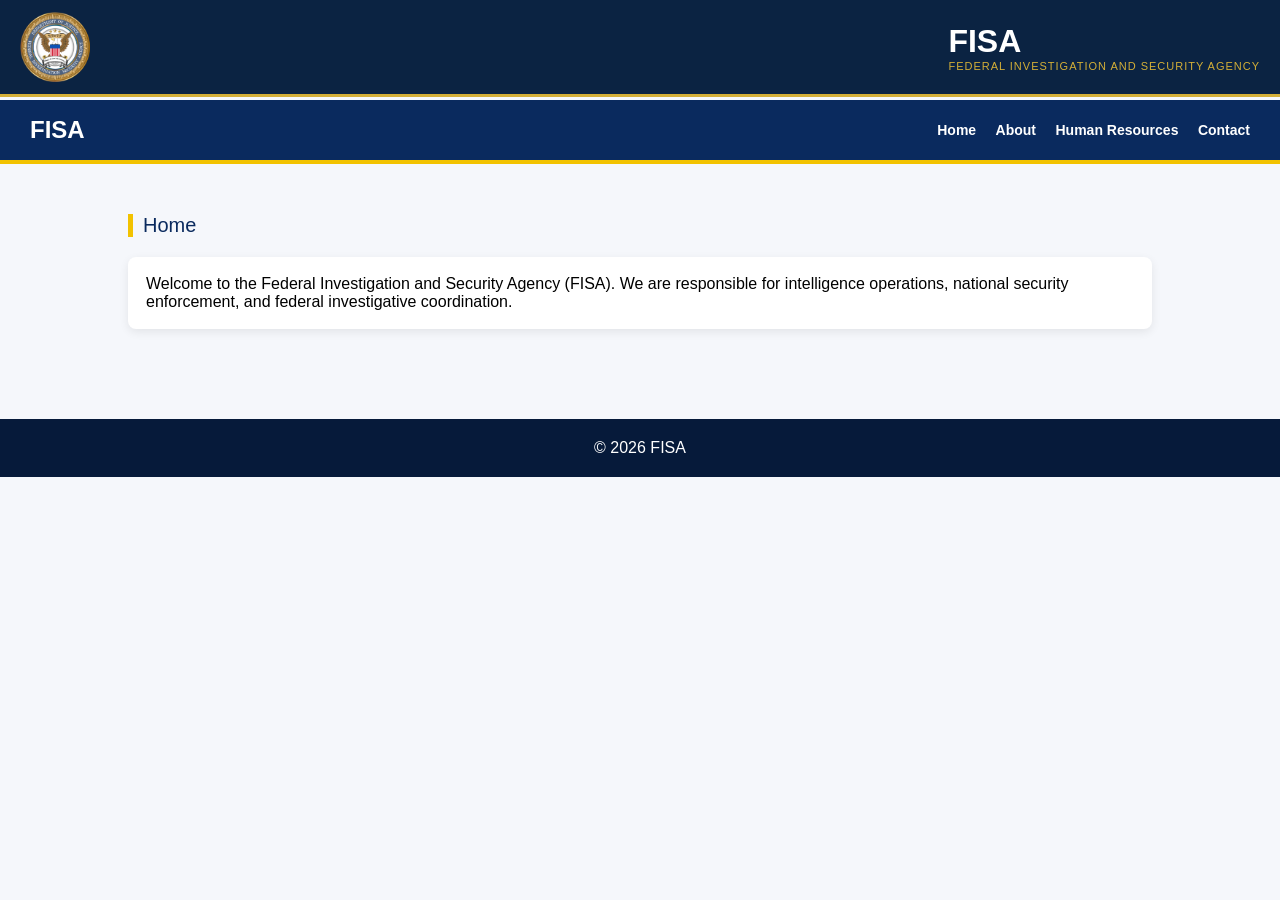
<file: index.html>
<!DOCTYPE html>
<html>
<head>
<title>FISA | Home</title>
<link rel="stylesheet" href="style.css">
</head>
<body>
<header class="fisa-header">
    <img src="FISA.png" alt="FISA Seal" class="fisa-logo">

    <div class="fisa-brand">
        <h1>FISA</h1>
        <p>Federal Investigation and Security Agency</p>
    </div>
</header>
<header>
<h2>FISA</h2>
<nav>
<a href="index.html">Home</a>
<a href="about.html">About</a>
<a href="hr.html">Human Resources</a>
<a href="contact.html">Contact</a>
</nav>
</header>

<div class="container">

<div class="title">Home</div>

<div class="card">
Welcome to the Federal Investigation and Security Agency (FISA).
We are responsible for intelligence operations, national security enforcement,
and federal investigative coordination.
</div>

</div>

<footer>© 2026 FISA</footer>

</body>
</html>
</file>
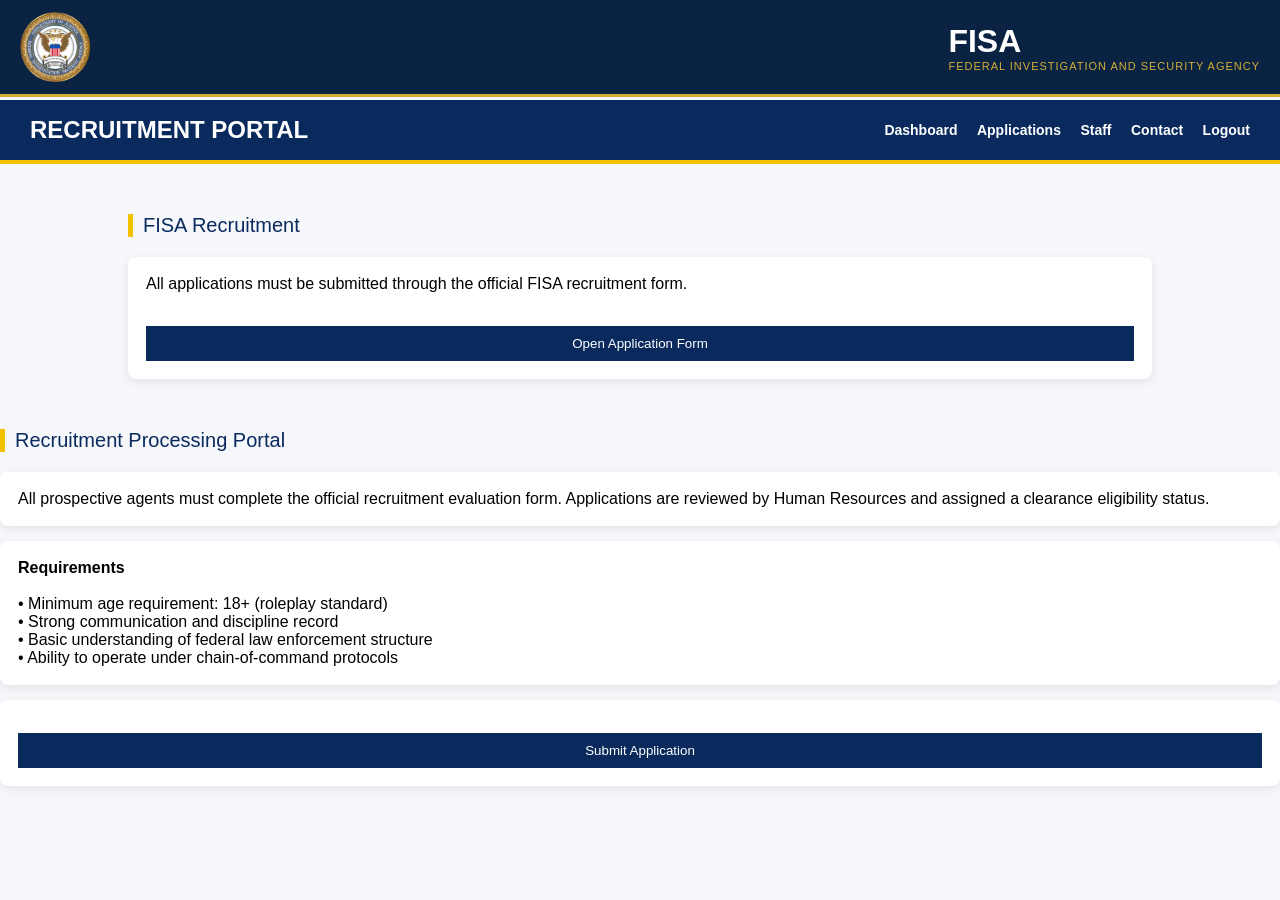
<file: applications.html>
<!DOCTYPE html>
<html>
<head>
<title>FISA Applications</title>
<link rel="stylesheet" href="style.css">
</head>
<body>
<header class="fisa-header">
    <img src="FISA.png" alt="FISA Seal" class="fisa-logo">

    <div class="fisa-brand">
        <h1>FISA</h1>
        <p>Federal Investigation and Security Agency</p>
    </div>
</header>
<header>
<h2>RECRUITMENT PORTAL</h2>
<nav>
<a href="dashboard.html">Dashboard</a>
<a href="applications.html">Applications</a>
<a href="hr.html">Staff</a>
<a href="contact.html">Contact</a>
<a href="login.html">Logout</a>
</nav>
</header>

<div class="container">

<div class="title">FISA Recruitment</div>

<div class="card">
<p>All applications must be submitted through the official FISA recruitment form.</p>

<br>

<button onclick="openForm()">Open Application Form</button>
</div>

</div>

<script>
function openForm(){
  window.location.href = "https://docs.google.com/forms/d/12nzkNulGmAO_G6PYZ8LGH_oVmd8ViaM1IqNuWRiUD94/edit";
}
</script>

</body>
</html>
<div class="title">Recruitment Processing Portal</div>

<div class="card">
All prospective agents must complete the official recruitment evaluation form.

Applications are reviewed by Human Resources and assigned a clearance eligibility status.
</div>

<div class="card">
<b>Requirements</b><br><br>
• Minimum age requirement: 18+ (roleplay standard)<br>
• Strong communication and discipline record<br>
• Basic understanding of federal law enforcement structure<br>
• Ability to operate under chain-of-command protocols
</div>

<div class="card">
<button onclick="openForm()">Submit Application</button>
</div>
</file>
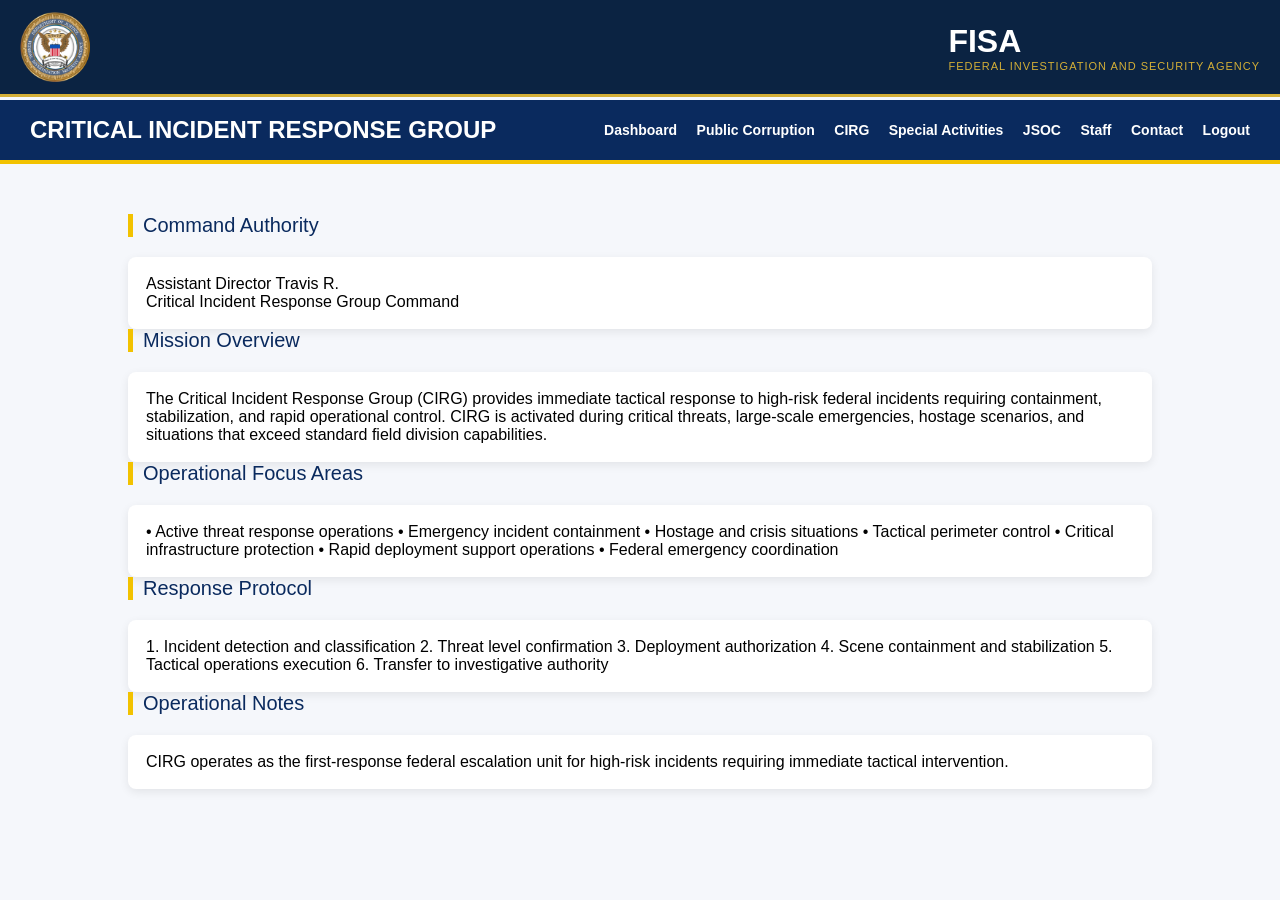
<file: cirg.html>
<!DOCTYPE html>
<html>
<head>
<title>FISA | CIRG</title>
<link rel="stylesheet" href="style.css">
</head>

<body>
<header class="fisa-header">
    <img src="FISA.png" alt="FISA Seal" class="fisa-logo">

    <div class="fisa-brand">
        <h1>FISA</h1>
        <p>Federal Investigation and Security Agency</p>
    </div>
</header>
<header>
<h2>CRITICAL INCIDENT RESPONSE GROUP</h2>

<nav>
<a href="dashboard.html">Dashboard</a>
<a href="public_corruption.html">Public Corruption</a>
<a href="cirg.html">CIRG</a>
<a href="special_activities.html">Special Activities</a>
<a href="jsoc.html">JSOC</a>
<a href="hr.html">Staff</a>
<a href="contact.html">Contact</a>
<a href="login.html">Logout</a>
</nav>
</header>

<div class="container">

<div class="title">Command Authority</div>
<div class="card">
Assistant Director Travis R.<br>
Critical Incident Response Group Command
</div>

<div class="title">Mission Overview</div>
<div class="card">
The Critical Incident Response Group (CIRG) provides immediate tactical response to high-risk federal incidents requiring containment, stabilization, and rapid operational control.

CIRG is activated during critical threats, large-scale emergencies, hostage scenarios, and situations that exceed standard field division capabilities.
</div>

<div class="title">Operational Focus Areas</div>
<div class="card">
• Active threat response operations  
• Emergency incident containment  
• Hostage and crisis situations  
• Tactical perimeter control  
• Critical infrastructure protection  
• Rapid deployment support operations  
• Federal emergency coordination  
</div>

<div class="title">Response Protocol</div>
<div class="card">
1. Incident detection and classification  
2. Threat level confirmation  
3. Deployment authorization  
4. Scene containment and stabilization  
5. Tactical operations execution  
6. Transfer to investigative authority  
</div>

<div class="title">Operational Notes</div>
<div class="card">
CIRG operates as the first-response federal escalation unit for high-risk incidents requiring immediate tactical intervention.
</div>

</div>

</body>
</html>
</file>
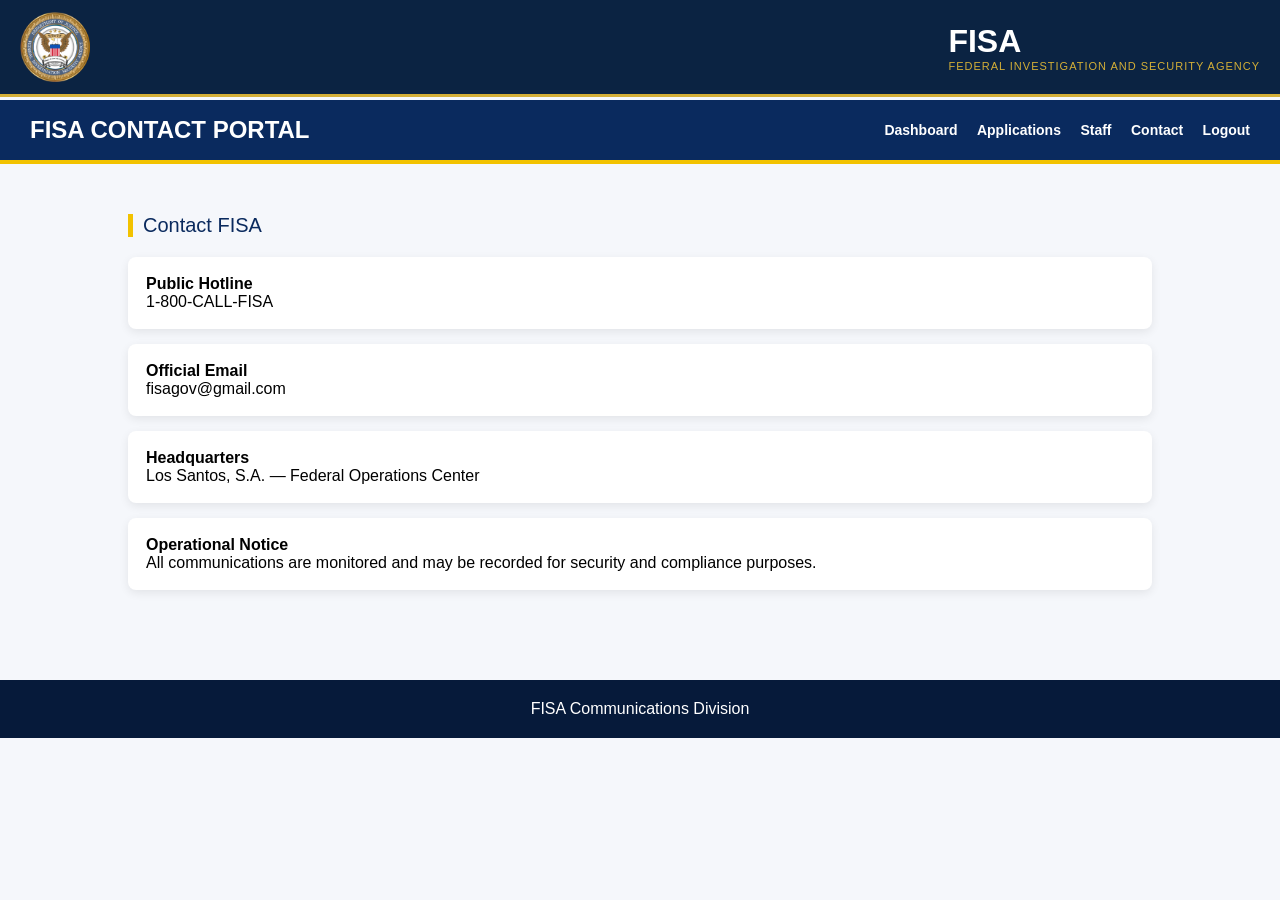
<file: contact.html>
<!DOCTYPE html>
<html>
<head>
<title>FISA | Contact</title>
<link rel="stylesheet" href="style.css">
</head>
<body>
<header class="fisa-header">
    <img src="FISA.png" alt="FISA Seal" class="fisa-logo">

    <div class="fisa-brand">
        <h1>FISA</h1>
        <p>Federal Investigation and Security Agency</p>
    </div>
</header>
<header>
<h2>FISA CONTACT PORTAL</h2>

<nav>
<a href="dashboard.html">Dashboard</a>
<a href="applications.html">Applications</a>
<a href="hr.html">Staff</a>
<a href="contact.html">Contact</a>
<a href="login.html">Logout</a>
</nav>
</header>

<div class="container">

<div class="title">Contact FISA</div>

<div class="card">
<b>Public Hotline</b><br>
1-800-CALL-FISA
</div>

<div class="card">
<b>Official Email</b><br>
fisagov@gmail.com
</div>

<div class="card">
<b>Headquarters</b><br>
Los Santos, S.A. — Federal Operations Center
</div>

<div class="card">
<b>Operational Notice</b><br>
All communications are monitored and may be recorded for security and compliance purposes.
</div>

</div>

<footer>
FISA Communications Division
</footer>

</body>
</html>
</file>
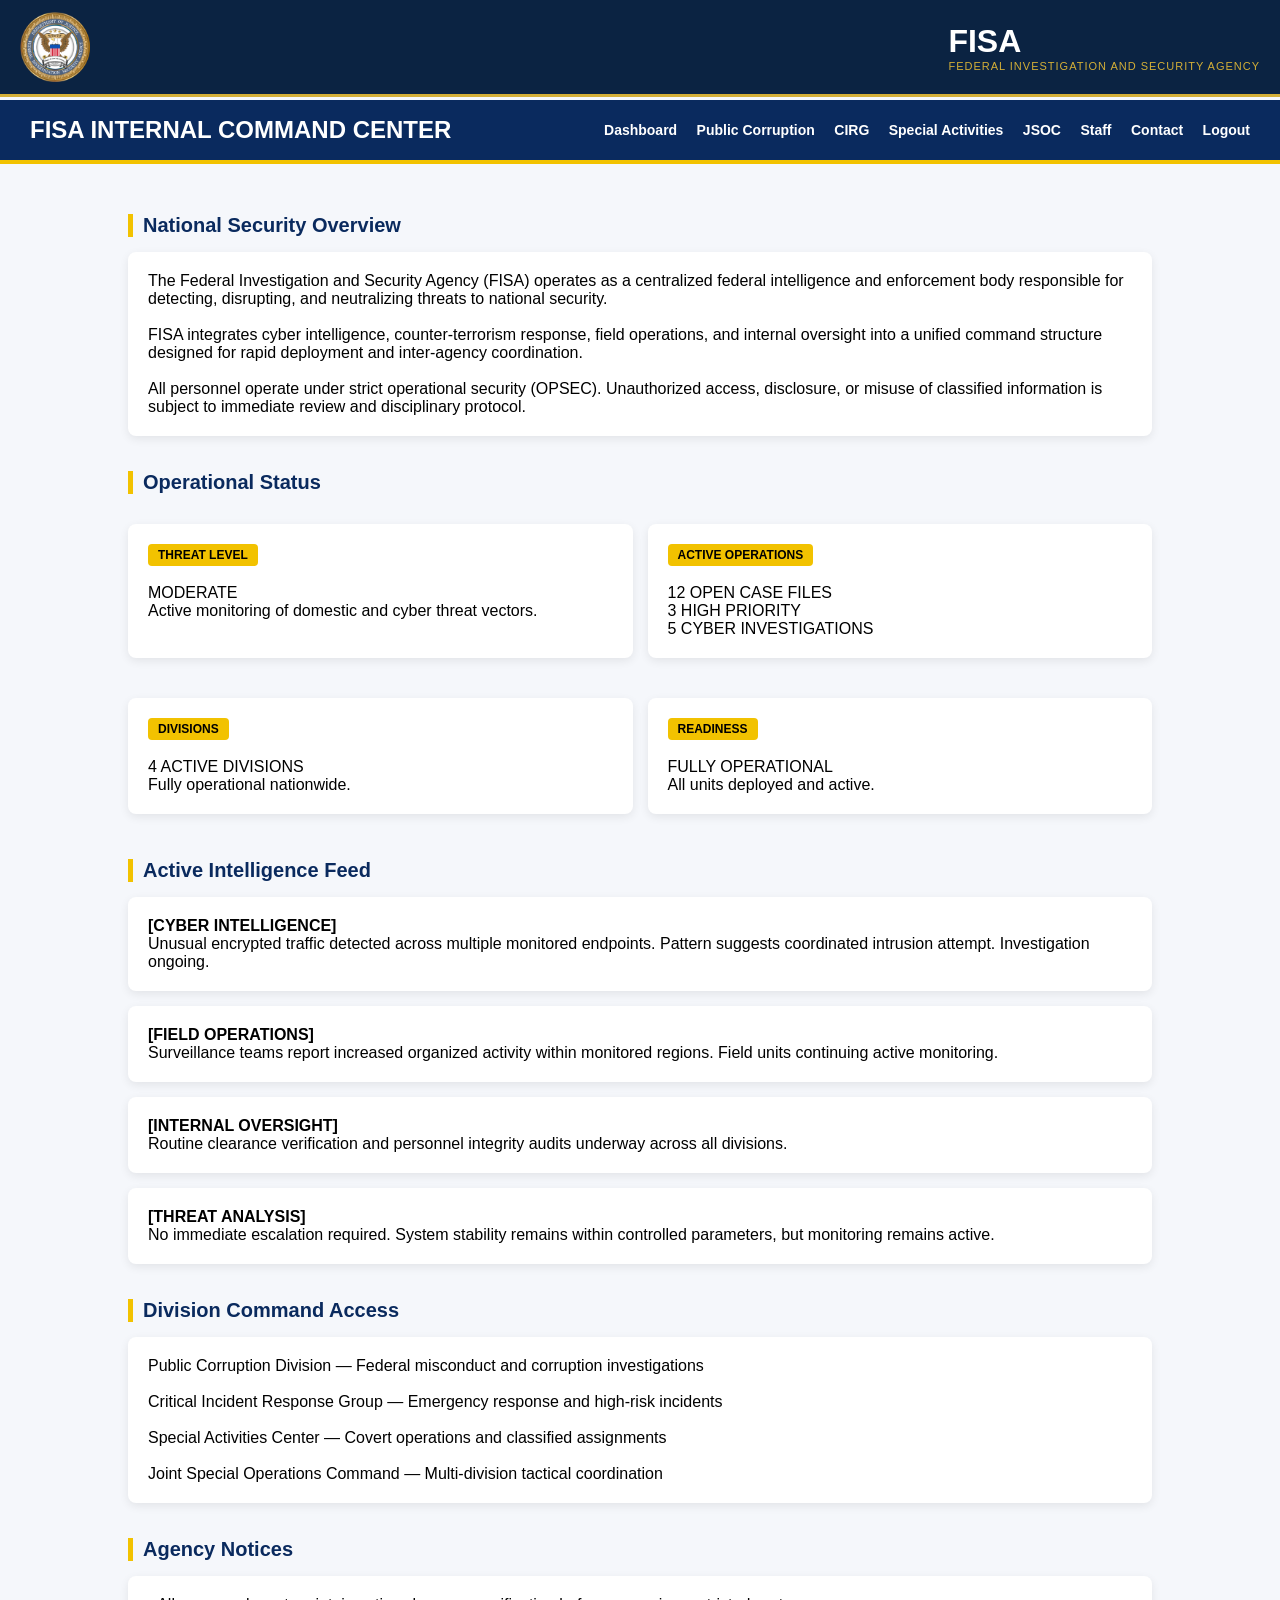
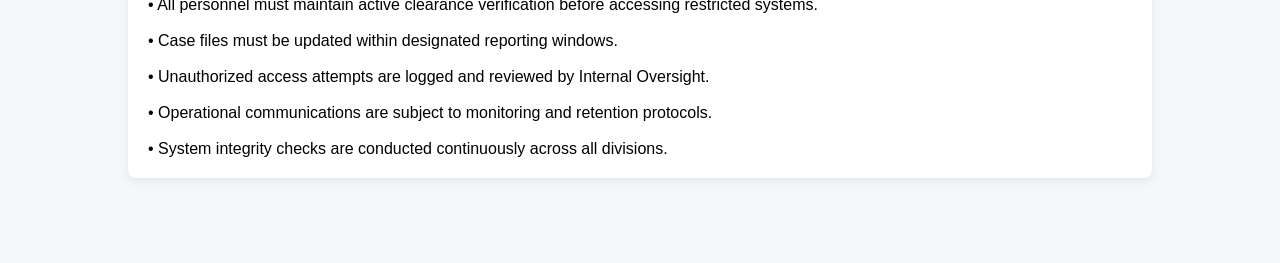
<file: dashboard.html>
<!DOCTYPE html>
<html>
<head>
<title>FISA | Command Dashboard</title>
<link rel="stylesheet" href="style.css">

<style>
.container{
  padding:50px 10%;
}

.section{
  margin-bottom:35px;
}

.title{
  font-size:20px;
  font-weight:bold;
  color:#0a2a5e;
  margin-bottom:15px;
}

.card{
  background:white;
  padding:20px;
  border-radius:8px;
  box-shadow:0 3px 10px rgba(0,0,0,0.08);
  margin-bottom:10px;
}

.grid{
  display:grid;
  grid-template-columns:repeat(2, 1fr);
  gap:15px;
}

.badge{
  display:inline-block;
  padding:4px 10px;
  background:#f2c200;
  color:#000;
  font-size:12px;
  font-weight:bold;
  border-radius:4px;
}
</style>
</head>

<body>
<header class="fisa-header">
    <img src="FISA.png" alt="FISA Seal" class="fisa-logo">

    <div class="fisa-brand">
        <h1>FISA</h1>
        <p>Federal Investigation and Security Agency</p>
    </div>
</header>
<header>
<h2>FISA INTERNAL COMMAND CENTER</h2>

<nav>
<a href="dashboard.html">Dashboard</a>
<a href="public_corruption.html">Public Corruption</a>
<a href="cirg.html">CIRG</a>
<a href="special_activities.html">Special Activities</a>
<a href="jsoc.html">JSOC</a>
<a href="hr.html">Staff</a>
<a href="contact.html">Contact</a>
<a href="login.html">Logout</a>
</nav>
</header>

<div class="container">

<!-- OVERVIEW -->
<div class="section">
<div class="title">National Security Overview</div>

<div class="card">
The Federal Investigation and Security Agency (FISA) operates as a centralized federal intelligence and enforcement body responsible for detecting, disrupting, and neutralizing threats to national security.

<br><br>

FISA integrates cyber intelligence, counter-terrorism response, field operations, and internal oversight into a unified command structure designed for rapid deployment and inter-agency coordination.

<br><br>

All personnel operate under strict operational security (OPSEC). Unauthorized access, disclosure, or misuse of classified information is subject to immediate review and disciplinary protocol.
</div>
</div>

<!-- STATUS -->
<div class="section">
<div class="title">Operational Status</div>

<div class="grid">

<div class="card">
<span class="badge">THREAT LEVEL</span><br><br>
MODERATE<br>
Active monitoring of domestic and cyber threat vectors.
</div>

<div class="card">
<span class="badge">ACTIVE OPERATIONS</span><br><br>
12 OPEN CASE FILES<br>
3 HIGH PRIORITY<br>
5 CYBER INVESTIGATIONS
</div>

<div class="card">
<span class="badge">DIVISIONS</span><br><br>
4 ACTIVE DIVISIONS<br>
Fully operational nationwide.
</div>

<div class="card">
<span class="badge">READINESS</span><br><br>
FULLY OPERATIONAL<br>
All units deployed and active.
</div>

</div>
</div>

<!-- INTELLIGENCE FEED -->
<div class="section">
<div class="title">Active Intelligence Feed</div>

<div class="card">
<b>[CYBER INTELLIGENCE]</b><br>
Unusual encrypted traffic detected across multiple monitored endpoints. Pattern suggests coordinated intrusion attempt. Investigation ongoing.
</div>

<div class="card">
<b>[FIELD OPERATIONS]</b><br>
Surveillance teams report increased organized activity within monitored regions. Field units continuing active monitoring.
</div>

<div class="card">
<b>[INTERNAL OVERSIGHT]</b><br>
Routine clearance verification and personnel integrity audits underway across all divisions.
</div>

<div class="card">
<b>[THREAT ANALYSIS]</b><br>
No immediate escalation required. System stability remains within controlled parameters, but monitoring remains active.
</div>
</div>

<!-- DIVISION QUICK ACCESS -->
<div class="section">
<div class="title">Division Command Access</div>

<div class="card">
Public Corruption Division — Federal misconduct and corruption investigations<br><br>
Critical Incident Response Group — Emergency response and high-risk incidents<br><br>
Special Activities Center — Covert operations and classified assignments<br><br>
Joint Special Operations Command — Multi-division tactical coordination
</div>
</div>

<!-- NOTICES -->
<div class="section">
<div class="title">Agency Notices</div>

<div class="card">
• All personnel must maintain active clearance verification before accessing restricted systems.<br><br>
• Case files must be updated within designated reporting windows.<br><br>
• Unauthorized access attempts are logged and reviewed by Internal Oversight.<br><br>
• Operational communications are subject to monitoring and retention protocols.<br><br>
• System integrity checks are conducted continuously across all divisions.
</div>

</div>

</div>

</body>
</html>
</file>
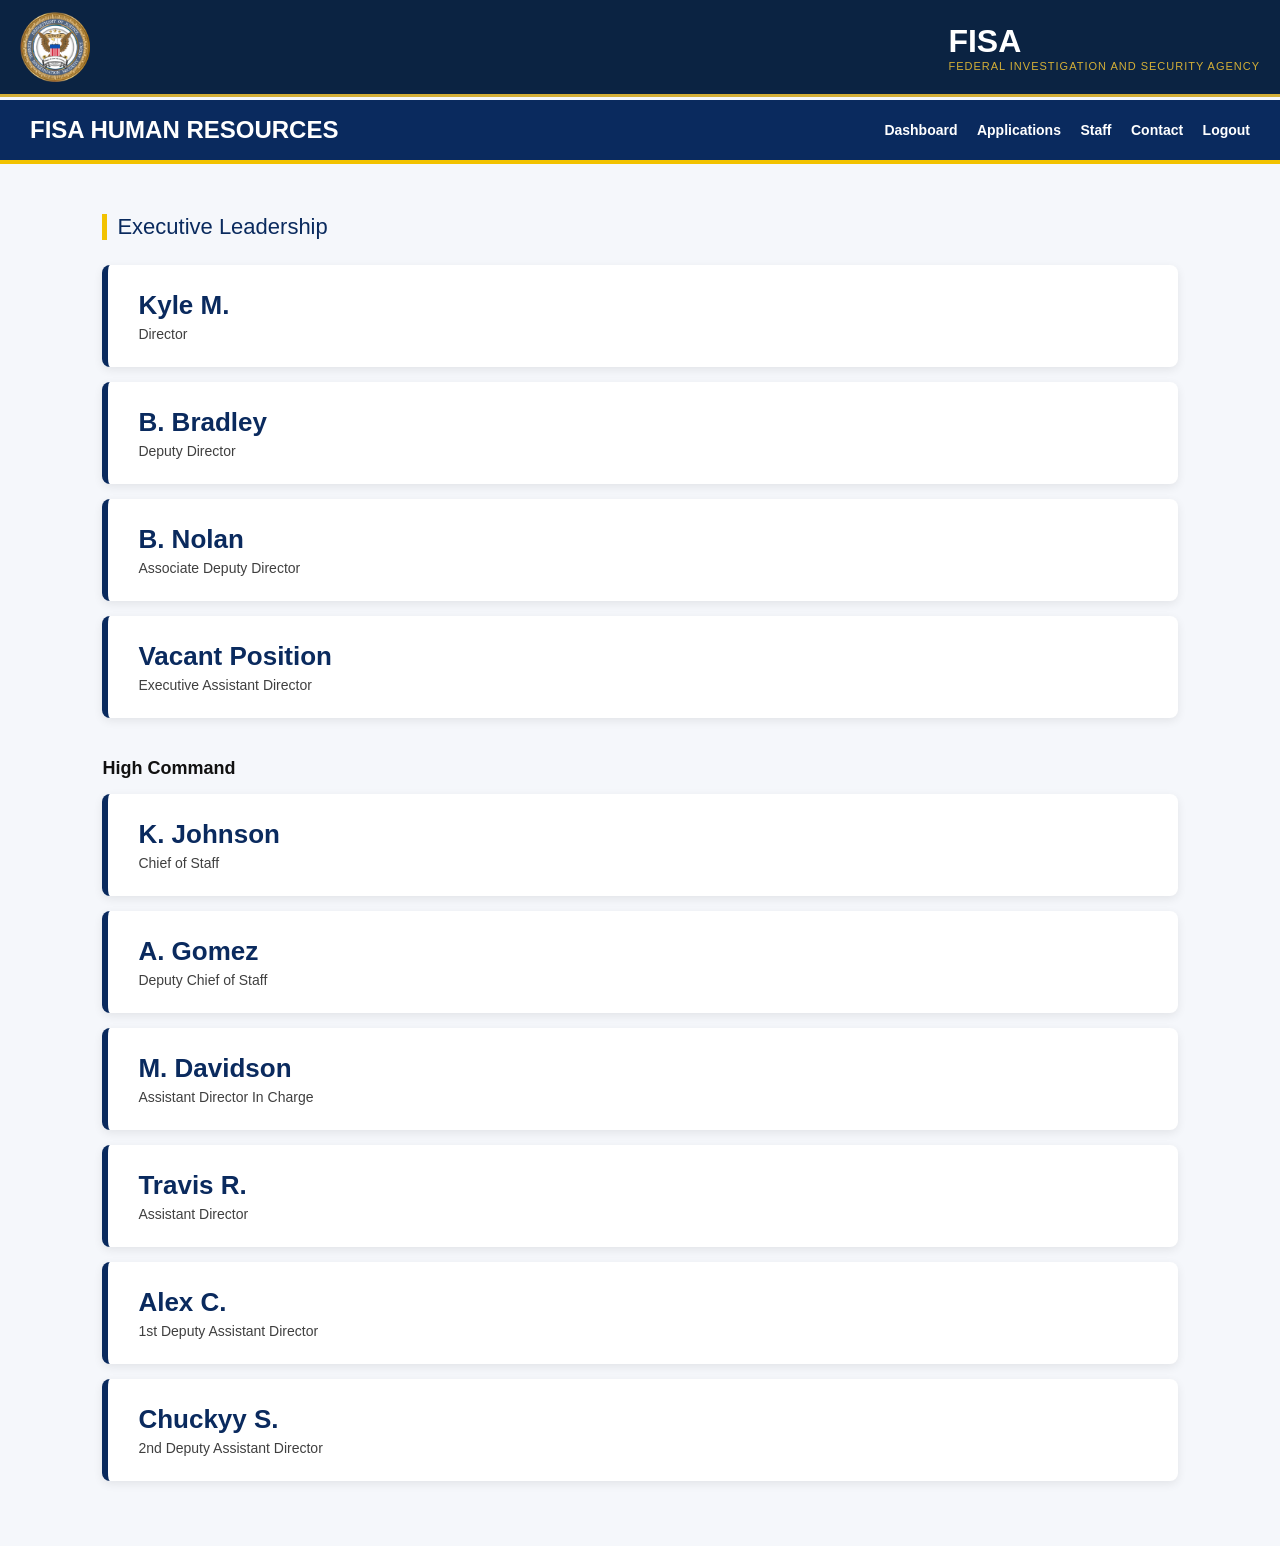
<file: hr.html>
<!DOCTYPE html>
<html>
<head>
<title>FISA | Human Resources</title>
<link rel="stylesheet" href="style.css">

<style>
.container{
  padding:50px 8%;
}

.section-title{
  font-size:22px;
  color:#0a2a5e;
  border-left:5px solid #f2c200;
  padding-left:10px;
  margin-bottom:25px;
}

.person{
  background:white;
  padding:25px 30px;
  margin-bottom:15px;
  border-radius:8px;
  box-shadow:0 3px 10px rgba(0,0,0,0.08);
  border-left:6px solid #0a2a5e;
}

.name{
  font-size:26px;
  font-weight:800;
  color:#0a2a5e;
}

.rank{
  font-size:14px;
  opacity:0.75;
  margin-top:5px;
}

.division-header{
  margin-top:40px;
  margin-bottom:15px;
  font-size:18px;
  font-weight:bold;
  color:#111;
}
</style>
</head>

<body>
<body>

<header class="fisa-header">
    <img src="FISA.png" alt="FISA Seal" class="fisa-logo">

    <div class="fisa-brand">
        <h1>FISA</h1>
        <p>Federal Investigation and Security Agency</p>
    </div>
</header>

<header>
<h2>FISA HUMAN RESOURCES</h2>

<nav>
<a href="dashboard.html">Dashboard</a>
<a href="applications.html">Applications</a>
<a href="hr.html">Staff</a>
<a href="contact.html">Contact</a>
<a href="login.html">Logout</a>
</nav>
</header>

<div class="container">

<div class="section-title">Executive Leadership</div>

<div class="person">
<div class="name">Kyle M.</div>
<div class="rank">Director</div>
</div>

<div class="person">
<div class="name">B. Bradley</div>
<div class="rank">Deputy Director</div>
</div>

<div class="person">
<div class="name">B. Nolan</div>
<div class="rank">Associate Deputy Director</div>
</div>

<div class="person">
<div class="name">Vacant Position</div>
<div class="rank">Executive Assistant Director</div>
</div>

<div class="division-header">High Command</div>

<div class="person">
<div class="name">K. Johnson</div>
<div class="rank">Chief of Staff</div>
</div>

<div class="person">
<div class="name">A. Gomez</div>
<div class="rank">Deputy Chief of Staff</div>
</div>

<div class="person">
<div class="name">M. Davidson</div>
<div class="rank">Assistant Director In Charge</div>
</div>

<div class="person">
<div class="name">Travis R.</div>
<div class="rank">Assistant Director</div>
</div>

<div class="person">
<div class="name">Alex C.</div>
<div class="rank">1st Deputy Assistant Director</div>
</div>

<div class="person">
<div class="name">Chuckyy S.</div>
<div class="rank">2nd Deputy Assistant Director</div>
</div>

</div>

</body>
</html>
</file>
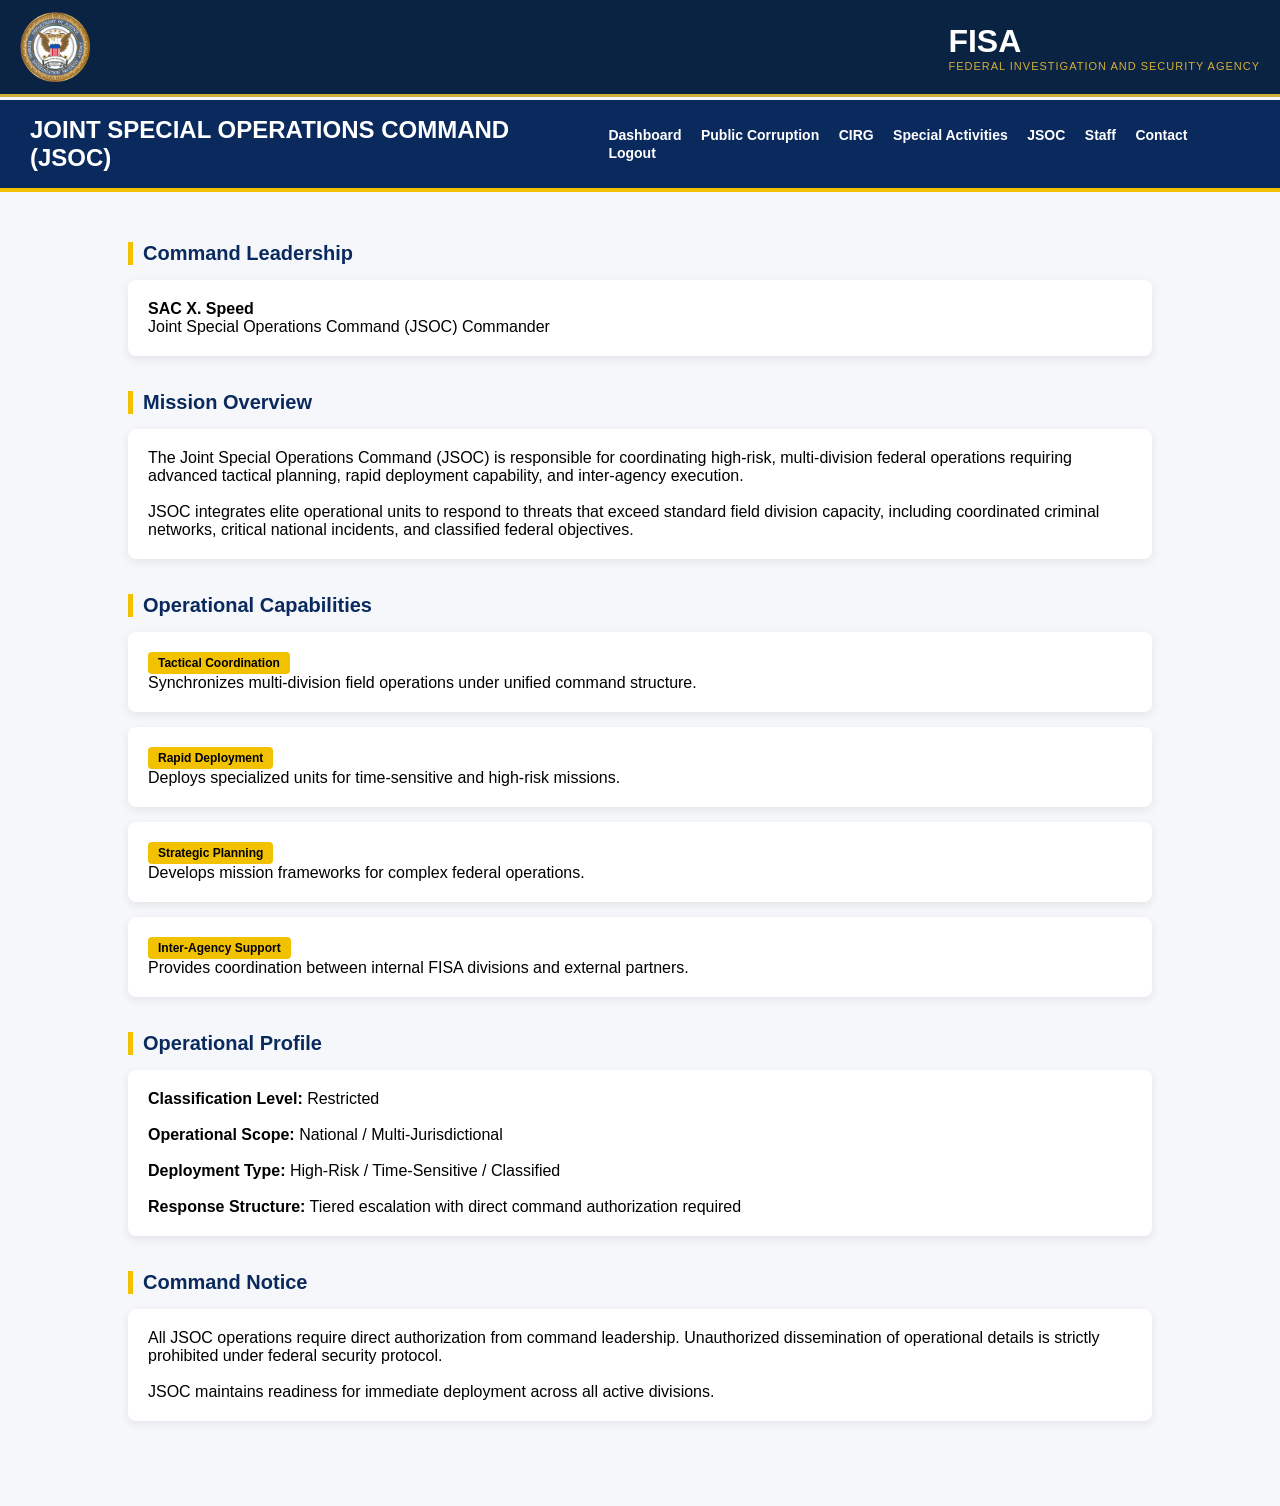
<file: jsoc.html>
<!DOCTYPE html>
<html>
<head>
<title>FISA | JSOC</title>
<link rel="stylesheet" href="style.css">

<style>
.container{
  padding:50px 10%;
}

.title{
  font-size:20px;
  font-weight:bold;
  color:#0a2a5e;
  margin-bottom:15px;
}

.card{
  background:white;
  padding:20px;
  border-radius:8px;
  box-shadow:0 3px 10px rgba(0,0,0,0.08);
  margin-bottom:10px;
}

.section{
  margin-bottom:35px;
}

.badge{
  display:inline-block;
  padding:4px 10px;
  background:#f2c200;
  color:#000;
  font-size:12px;
  font-weight:bold;
  border-radius:4px;
}
</style>
</head>

<body>
<header class="fisa-header">
    <img src="FISA.png" alt="FISA Seal" class="fisa-logo">

    <div class="fisa-brand">
        <h1>FISA</h1>
        <p>Federal Investigation and Security Agency</p>
    </div>
</header>
    <body>

<header class="fisa-header">
    <img src="FISA.png" alt="FISA Seal" class="fisa-logo">

    <div class="fisa-brand">
        <h1>FISA</h1>
        <p>Federal Investigation and Security Agency</p>
    </div>
</header>

<header>
<h2>JOINT SPECIAL OPERATIONS COMMAND (JSOC)</h2>

<nav>
<a href="dashboard.html">Dashboard</a>
<a href="public_corruption.html">Public Corruption</a>
<a href="cirg.html">CIRG</a>
<a href="special_activities.html">Special Activities</a>
<a href="jsoc.html">JSOC</a>
<a href="hr.html">Staff</a>
<a href="contact.html">Contact</a>
<a href="login.html">Logout</a>
</nav>
</header>

<div class="container">

<!-- LEADERSHIP -->
<div class="section">
<div class="title">Command Leadership</div>

<div class="card">
<b>SAC X. Speed</b><br>
Joint Special Operations Command (JSOC) Commander
</div>
</div>

<!-- MISSION -->
<div class="section">
<div class="title">Mission Overview</div>

<div class="card">
The Joint Special Operations Command (JSOC) is responsible for coordinating high-risk, multi-division federal operations requiring advanced tactical planning, rapid deployment capability, and inter-agency execution.

<br><br>

JSOC integrates elite operational units to respond to threats that exceed standard field division capacity, including coordinated criminal networks, critical national incidents, and classified federal objectives.
</div>
</div>

<!-- CAPABILITIES -->
<div class="section">
<div class="title">Operational Capabilities</div>

<div class="card">
<span class="badge">Tactical Coordination</span><br>
Synchronizes multi-division field operations under unified command structure.
</div>

<div class="card">
<span class="badge">Rapid Deployment</span><br>
Deploys specialized units for time-sensitive and high-risk missions.
</div>

<div class="card">
<span class="badge">Strategic Planning</span><br>
Develops mission frameworks for complex federal operations.
</div>

<div class="card">
<span class="badge">Inter-Agency Support</span><br>
Provides coordination between internal FISA divisions and external partners.
</div>
</div>

<!-- OPERATION PROFILE -->
<div class="section">
<div class="title">Operational Profile</div>

<div class="card">
<b>Classification Level:</b> Restricted<br><br>
<b>Operational Scope:</b> National / Multi-Jurisdictional<br><br>
<b>Deployment Type:</b> High-Risk / Time-Sensitive / Classified<br><br>
<b>Response Structure:</b> Tiered escalation with direct command authorization required
</div>
</div>

<!-- NOTICE -->
<div class="section">
<div class="title">Command Notice</div>

<div class="card">
All JSOC operations require direct authorization from command leadership. Unauthorized dissemination of operational details is strictly prohibited under federal security protocol.

<br><br>

JSOC maintains readiness for immediate deployment across all active divisions.
</div>

</div>

</div>

</body>
</html>
</file>
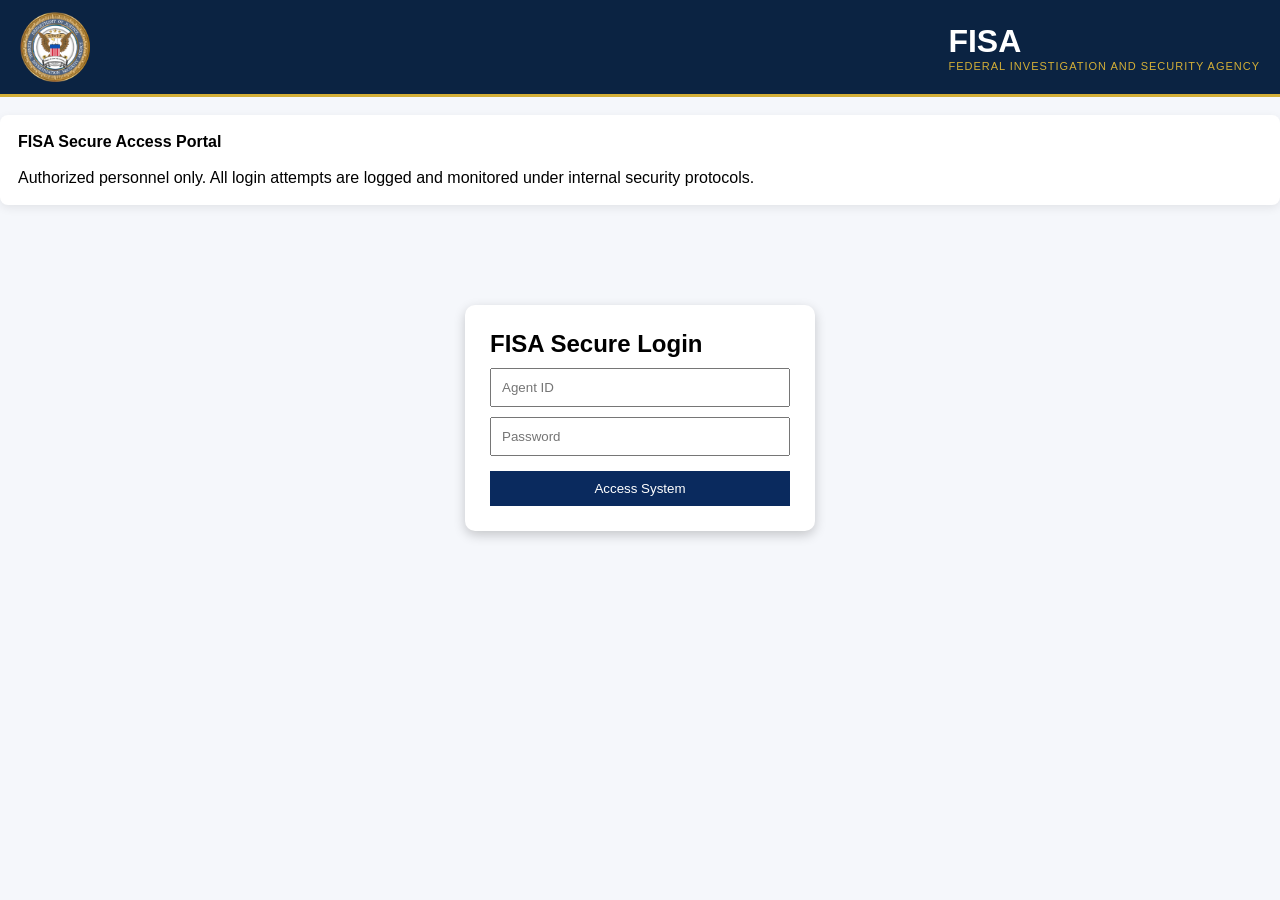
<file: login.html>
<div class="card">
<b>FISA Secure Access Portal</b><br><br>
Authorized personnel only. All login attempts are logged and monitored under internal security protocols.
</div>
<!DOCTYPE html>
<html>
<head>
<title>FISA Login</title>
<link rel="stylesheet" href="style.css">
</head>
<body>
<header class="fisa-header">
    <img src="FISA.png" alt="FISA Seal" class="fisa-logo">

    <div class="fisa-brand">
        <h1>FISA</h1>
        <p>Federal Investigation and Security Agency</p>
    </div>
</header>
<div class="login-box">
<h2>FISA Secure Login</h2>

<input placeholder="Agent ID">
<input type="password" placeholder="Password">

<button onclick="login()">Access System</button>

</div>

<script>
function login(){
  window.location.href = "dashboard.html";
}
</script>

</body>
</html>
</file>
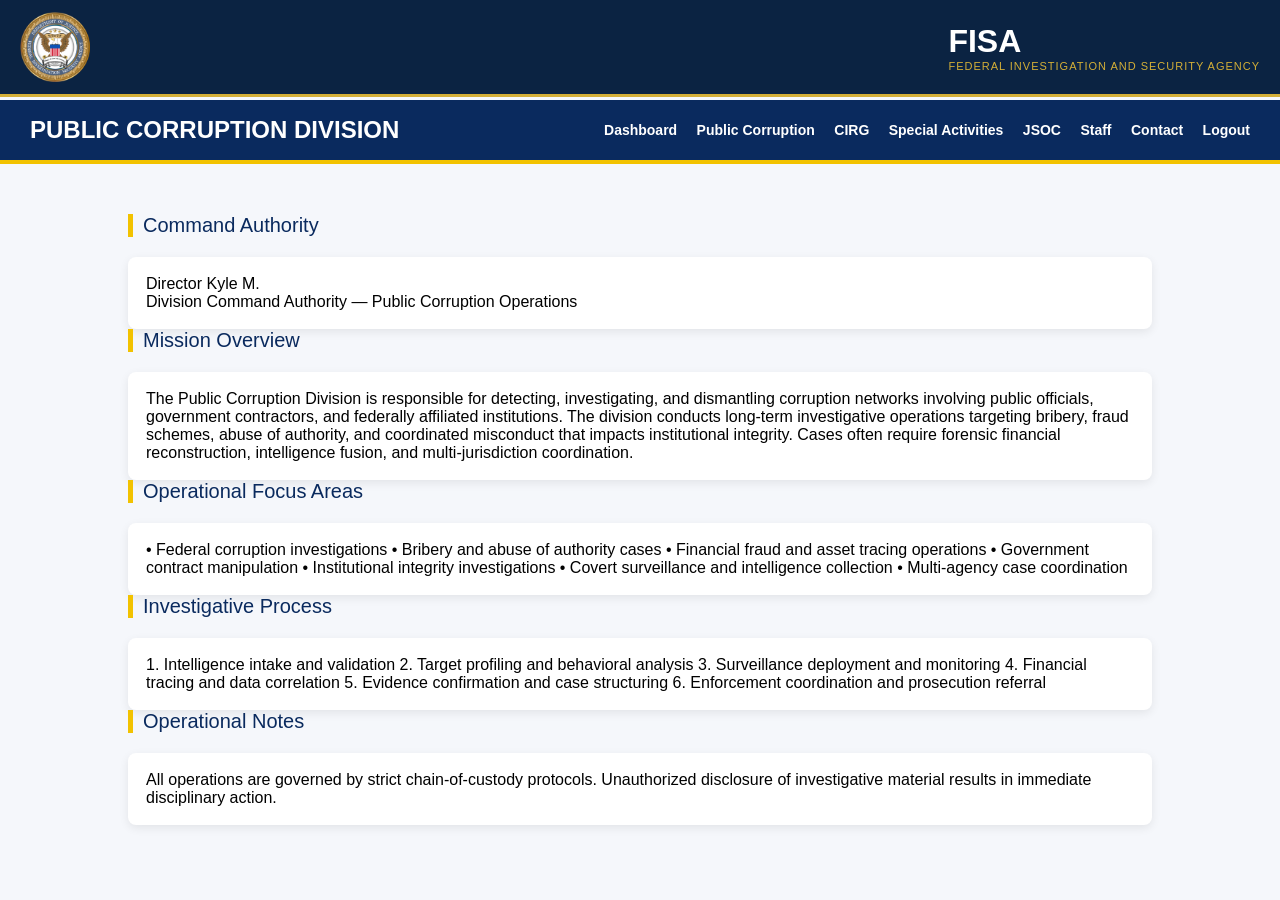
<file: public_corruption.html>
<!DOCTYPE html>
<html>
<head>
<title>FISA | Public Corruption Division</title>
<link rel="stylesheet" href="style.css">
</head>

<body>
<header class="fisa-header">
    <img src="FISA.png" alt="FISA Seal" class="fisa-logo">

    <div class="fisa-brand">
        <h1>FISA</h1>
        <p>Federal Investigation and Security Agency</p>
    </div>
</header>
<header>
<h2>PUBLIC CORRUPTION DIVISION</h2>

<nav>
<a href="dashboard.html">Dashboard</a>
<a href="public_corruption.html">Public Corruption</a>
<a href="cirg.html">CIRG</a>
<a href="special_activities.html">Special Activities</a>
<a href="jsoc.html">JSOC</a>
<a href="hr.html">Staff</a>
<a href="contact.html">Contact</a>
<a href="login.html">Logout</a>
</nav>
</header>

<div class="container">

<div class="title">Command Authority</div>
<div class="card">
Director Kyle M.<br>
Division Command Authority — Public Corruption Operations
</div>

<div class="title">Mission Overview</div>
<div class="card">
The Public Corruption Division is responsible for detecting, investigating, and dismantling corruption networks involving public officials, government contractors, and federally affiliated institutions.

The division conducts long-term investigative operations targeting bribery, fraud schemes, abuse of authority, and coordinated misconduct that impacts institutional integrity. Cases often require forensic financial reconstruction, intelligence fusion, and multi-jurisdiction coordination.
</div>

<div class="title">Operational Focus Areas</div>
<div class="card">
• Federal corruption investigations  
• Bribery and abuse of authority cases  
• Financial fraud and asset tracing operations  
• Government contract manipulation  
• Institutional integrity investigations  
• Covert surveillance and intelligence collection  
• Multi-agency case coordination  
</div>

<div class="title">Investigative Process</div>
<div class="card">
1. Intelligence intake and validation  
2. Target profiling and behavioral analysis  
3. Surveillance deployment and monitoring  
4. Financial tracing and data correlation  
5. Evidence confirmation and case structuring  
6. Enforcement coordination and prosecution referral  
</div>

<div class="title">Operational Notes</div>
<div class="card">
All operations are governed by strict chain-of-custody protocols. Unauthorized disclosure of investigative material results in immediate disciplinary action.
</div>

</div>

</body>
</html>
</file>
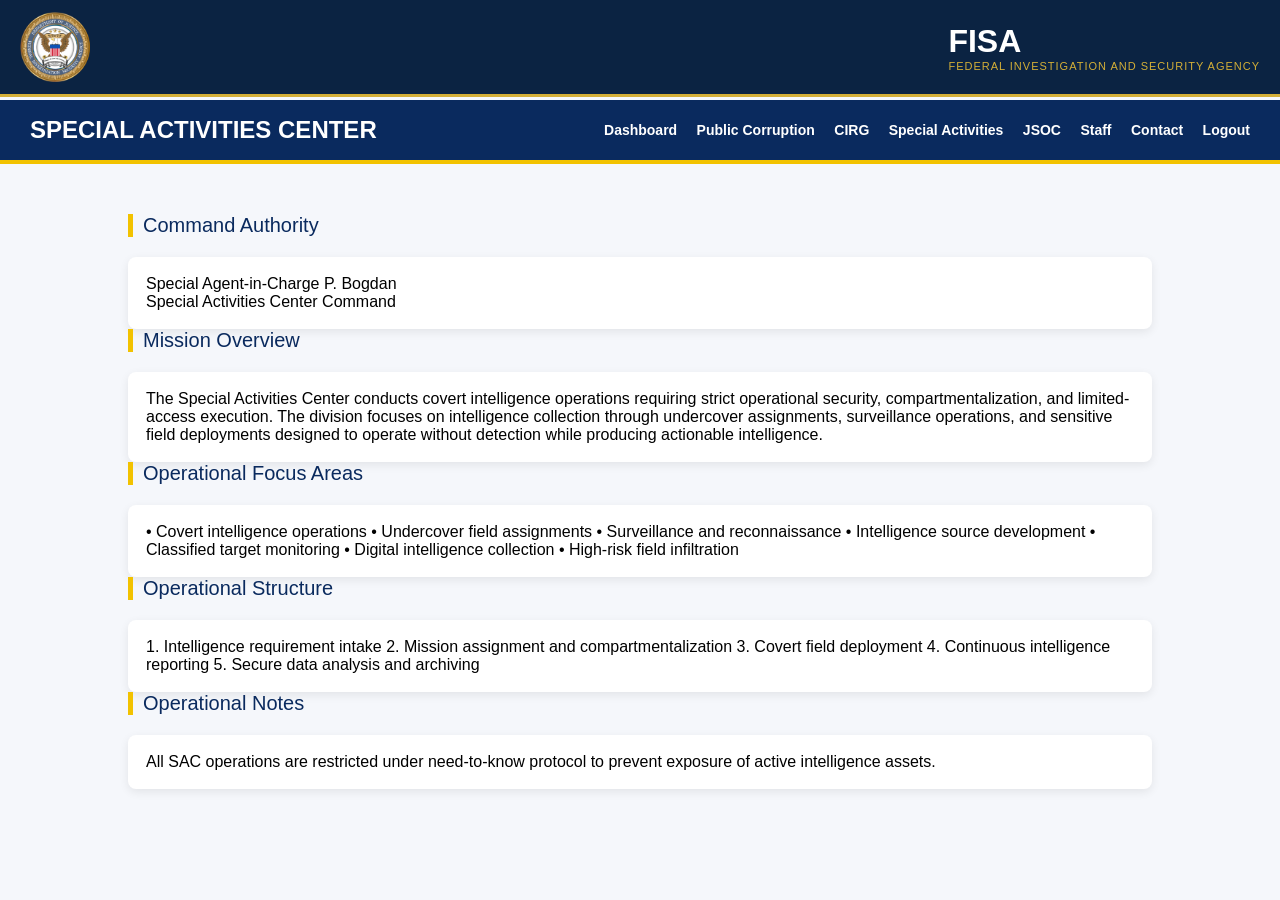
<file: special_activities.html>
<!DOCTYPE html>
<html>
<head>
<title>FISA | Special Activities Center</title>
<link rel="stylesheet" href="style.css">
</head>

<body>
<header class="fisa-header">
    <img src="FISA.png" alt="FISA Seal" class="fisa-logo">

    <div class="fisa-brand">
        <h1>FISA</h1>
        <p>Federal Investigation and Security Agency</p>
    </div>
</header>
<header>
<h2>SPECIAL ACTIVITIES CENTER</h2>

<nav>
<a href="dashboard.html">Dashboard</a>
<a href="public_corruption.html">Public Corruption</a>
<a href="cirg.html">CIRG</a>
<a href="special_activities.html">Special Activities</a>
<a href="jsoc.html">JSOC</a>
<a href="hr.html">Staff</a>
<a href="contact.html">Contact</a>
<a href="login.html">Logout</a>
</nav>
</header>

<div class="container">

<div class="title">Command Authority</div>
<div class="card">
Special Agent-in-Charge P. Bogdan<br>
Special Activities Center Command
</div>

<div class="title">Mission Overview</div>
<div class="card">
The Special Activities Center conducts covert intelligence operations requiring strict operational security, compartmentalization, and limited-access execution.

The division focuses on intelligence collection through undercover assignments, surveillance operations, and sensitive field deployments designed to operate without detection while producing actionable intelligence.
</div>

<div class="title">Operational Focus Areas</div>
<div class="card">
• Covert intelligence operations  
• Undercover field assignments  
• Surveillance and reconnaissance  
• Intelligence source development  
• Classified target monitoring  
• Digital intelligence collection  
• High-risk field infiltration  
</div>

<div class="title">Operational Structure</div>
<div class="card">
1. Intelligence requirement intake  
2. Mission assignment and compartmentalization  
3. Covert field deployment  
4. Continuous intelligence reporting  
5. Secure data analysis and archiving  
</div>

<div class="title">Operational Notes</div>
<div class="card">
All SAC operations are restricted under need-to-know protocol to prevent exposure of active intelligence assets.
</div>

</div>

</body>
</html>
</file>
<file: style.css>
:root{
  --navy:#0a2a5e;
  --dark:#061a3a;
  --gold:#f2c200;
  --bg:#f5f7fb;
}

*{
  margin:0;
  padding:0;
  box-sizing:border-box;
  font-family:Arial;
}

body{
  background:var(--bg);
}

header{
  background:var(--navy);
  color:white;
  padding:16px 30px;
  display:flex;
  justify-content:space-between;
  align-items:center;
  border-bottom:4px solid var(--gold);
}

nav a{
  color:white;
  margin-left:15px;
  text-decoration:none;
  font-weight:bold;
  font-size:14px;
}

nav a:hover{
  color:var(--gold);
}

.container{
  padding:50px 10%;
}

.card{
  background:white;
  padding:18px;
  margin-top:15px;
  border-radius:8px;
  box-shadow:0 3px 10px rgba(0,0,0,0.08);
}

.grid{
  display:grid;
  grid-template-columns:repeat(auto-fit,minmax(240px,1fr));
  gap:15px;
}

.title{
  font-size:20px;
  color:var(--navy);
  border-left:5px solid var(--gold);
  padding-left:10px;
  margin-bottom:20px;
}

/* LOGIN */
.login-box{
  width:350px;
  margin:100px auto;
  background:white;
  padding:25px;
  border-radius:10px;
  box-shadow:0 4px 12px rgba(0,0,0,0.2);
}

input{
  width:100%;
  padding:10px;
  margin-top:10px;
}

button{
  width:100%;
  padding:10px;
  margin-top:15px;
  background:var(--navy);
  color:white;
  border:none;
  cursor:pointer;
}

button:hover{
  background:var(--dark);
}

footer{
  background:var(--dark);
  color:white;
  text-align:center;
  padding:20px;
  margin-top:40px;
}.fisa-header {
    position: fixed;
    top: 0;
    left: 0;
    width: 100%;
    display: flex;
    align-items: center;
    padding: 12px 20px;
    background: #0b2342;
    border-bottom: 3px solid #d4af37;
    z-index: 9999;
}

.fisa-logo {
    width: 70px;
    height: 70px;
    object-fit: contain;
    margin-right: 15px;
}

.fisa-brand h1 {
    margin: 0;
    color: white;
    font-size: 32px;
    font-weight: bold;
}

.fisa-brand p {
    margin: 0;
    color: #d4af37;
    font-size: 11px;
    text-transform: uppercase;
    letter-spacing: 1px;
}

body {
    padding-top: 100px;
}
</file>
